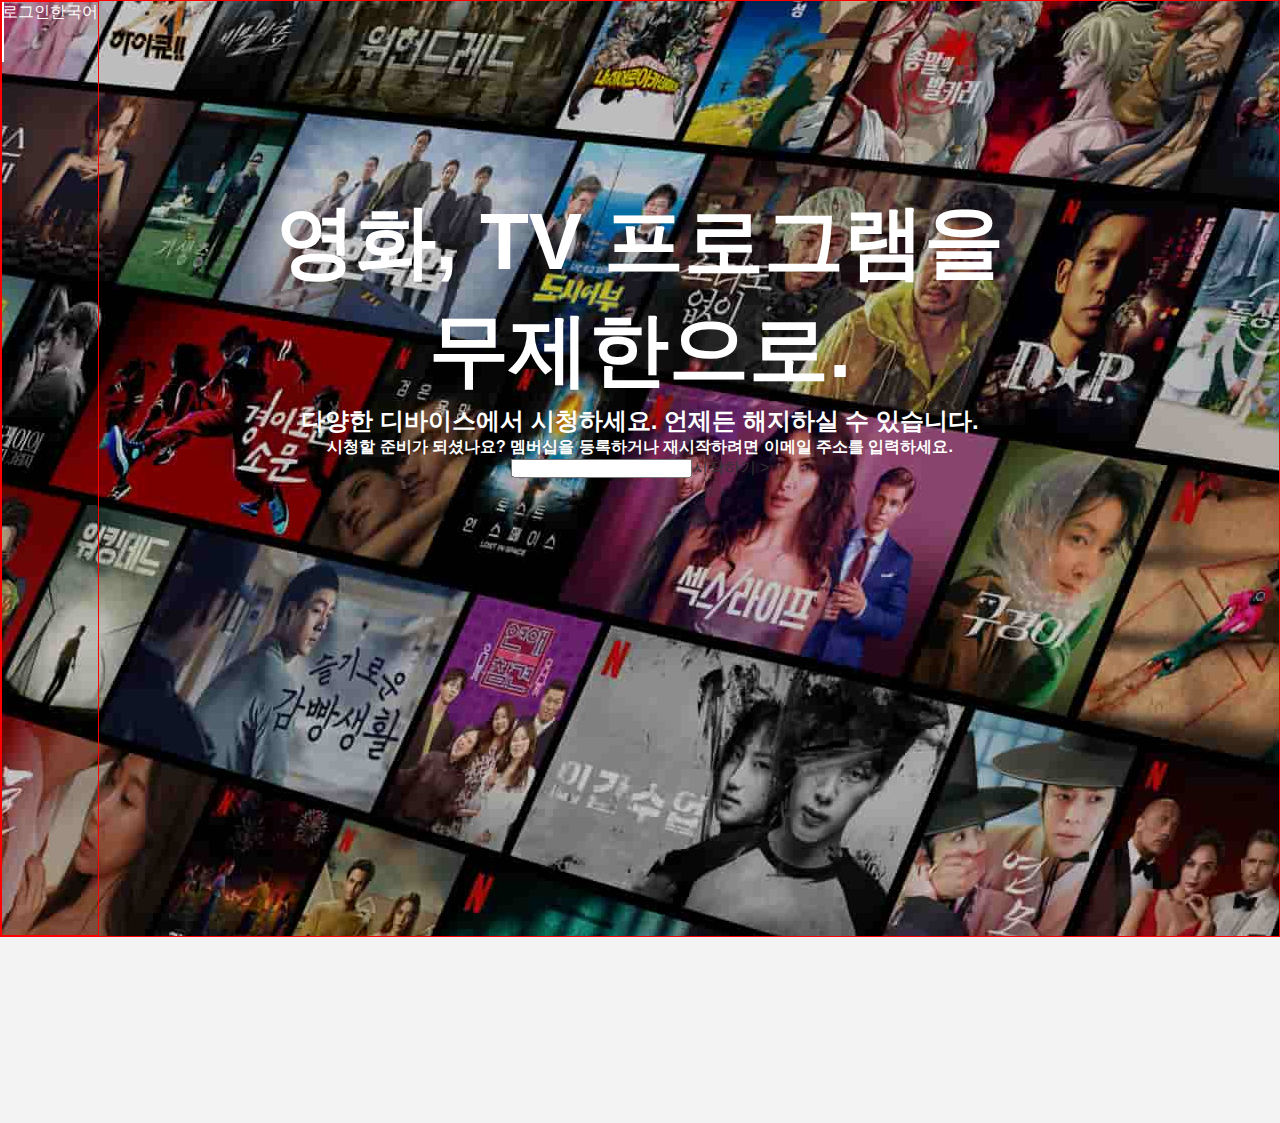
<file: index.html>
<!DOCTYPE html>
<html lang="en">
<head>
    <meta charset="UTF-8">
    <meta http-equiv="X-UA-Compatible" content="IE=edge">
    <meta name="viewport" content="width=device-width, initial-scale=1.0">
    <title>Clone NetFlix</title>
    <link rel="stylesheet" href="/css/style.css">
</head>
<body>
    <header>
        <div class="showcase bdg">
            <div class="showcase-nav bdg">
                <div class="gb_app">
                    <svg viewBox="0 0 111 30" class="netflix-logo" focusable="false"><g><path d="M105.06233,14.2806261 L110.999156,30 C109.249227,29.7497422 107.500234,29.4366857 105.718437,29.1554972 L102.374168,20.4686475 L98.9371075,28.4375293 C97.2499766,28.1563408 95.5928391,28.061674 93.9057081,27.8432843 L99.9372012,14.0931671 L94.4680851,-5.68434189e-14 L99.5313525,-5.68434189e-14 L102.593495,7.87421502 L105.874965,-5.68434189e-14 L110.999156,-5.68434189e-14 L105.06233,14.2806261 Z M90.4686475,-5.68434189e-14 L85.8749649,-5.68434189e-14 L85.8749649,27.2499766 C87.3746368,27.3437061 88.9371075,27.4055675 90.4686475,27.5930265 L90.4686475,-5.68434189e-14 Z M81.9055207,26.93692 C77.7186241,26.6557316 73.5307901,26.4064111 69.250164,26.3117443 L69.250164,-5.68434189e-14 L73.9366389,-5.68434189e-14 L73.9366389,21.8745899 C76.6248008,21.9373887 79.3120255,22.1557784 81.9055207,22.2804387 L81.9055207,26.93692 Z M64.2496954,10.6561065 L64.2496954,15.3435186 L57.8442216,15.3435186 L57.8442216,25.9996251 L53.2186709,25.9996251 L53.2186709,-5.68434189e-14 L66.3436123,-5.68434189e-14 L66.3436123,4.68741213 L57.8442216,4.68741213 L57.8442216,10.6561065 L64.2496954,10.6561065 Z M45.3435186,4.68741213 L45.3435186,26.2498828 C43.7810479,26.2498828 42.1876465,26.2498828 40.6561065,26.3117443 L40.6561065,4.68741213 L35.8121661,4.68741213 L35.8121661,-5.68434189e-14 L50.2183897,-5.68434189e-14 L50.2183897,4.68741213 L45.3435186,4.68741213 Z M30.749836,15.5928391 C28.687787,15.5928391 26.2498828,15.5928391 24.4999531,15.6875059 L24.4999531,22.6562939 C27.2499766,22.4678976 30,22.2495079 32.7809542,22.1557784 L32.7809542,26.6557316 L19.812541,27.6876933 L19.812541,-5.68434189e-14 L32.7809542,-5.68434189e-14 L32.7809542,4.68741213 L24.4999531,4.68741213 L24.4999531,10.9991564 C26.3126816,10.9991564 29.0936358,10.9054269 30.749836,10.9054269 L30.749836,15.5928391 Z M4.78114163,12.9684132 L4.78114163,29.3429562 C3.09401069,29.5313525 1.59340144,29.7497422 0,30 L0,-5.68434189e-14 L4.4690224,-5.68434189e-14 L10.562377,17.0315868 L10.562377,-5.68434189e-14 L15.2497891,-5.68434189e-14 L15.2497891,28.061674 C13.5935889,28.3437998 11.906458,28.4375293 10.1246602,28.6868498 L4.78114163,12.9684132 Z" id="Fill-14"></path></g></svg>
                </div>
                <ul>
                    <li>한국어</li>
                    <li>로그인</li>
                </ul>
            </div>
            <div class="showcase-contents bdg">
                <h1>
                    영화, TV 프로그램을 무제한으로.
                </h1>
                <h2>
                    다양한 디바이스에서 시청하세요. 언제든 해지하실 수 있습니다.
                </h2>
                <h4>시청할 준비가 되셨나요? 멤버십을 등록하거나 재시작하려면 이메일 주소를 입력하세요.
                </h4>
                <input type="email">시작하기 >
            </div>
            <div>
                
            </div>
        </div>
    </header>
</body>
</html>
</file>
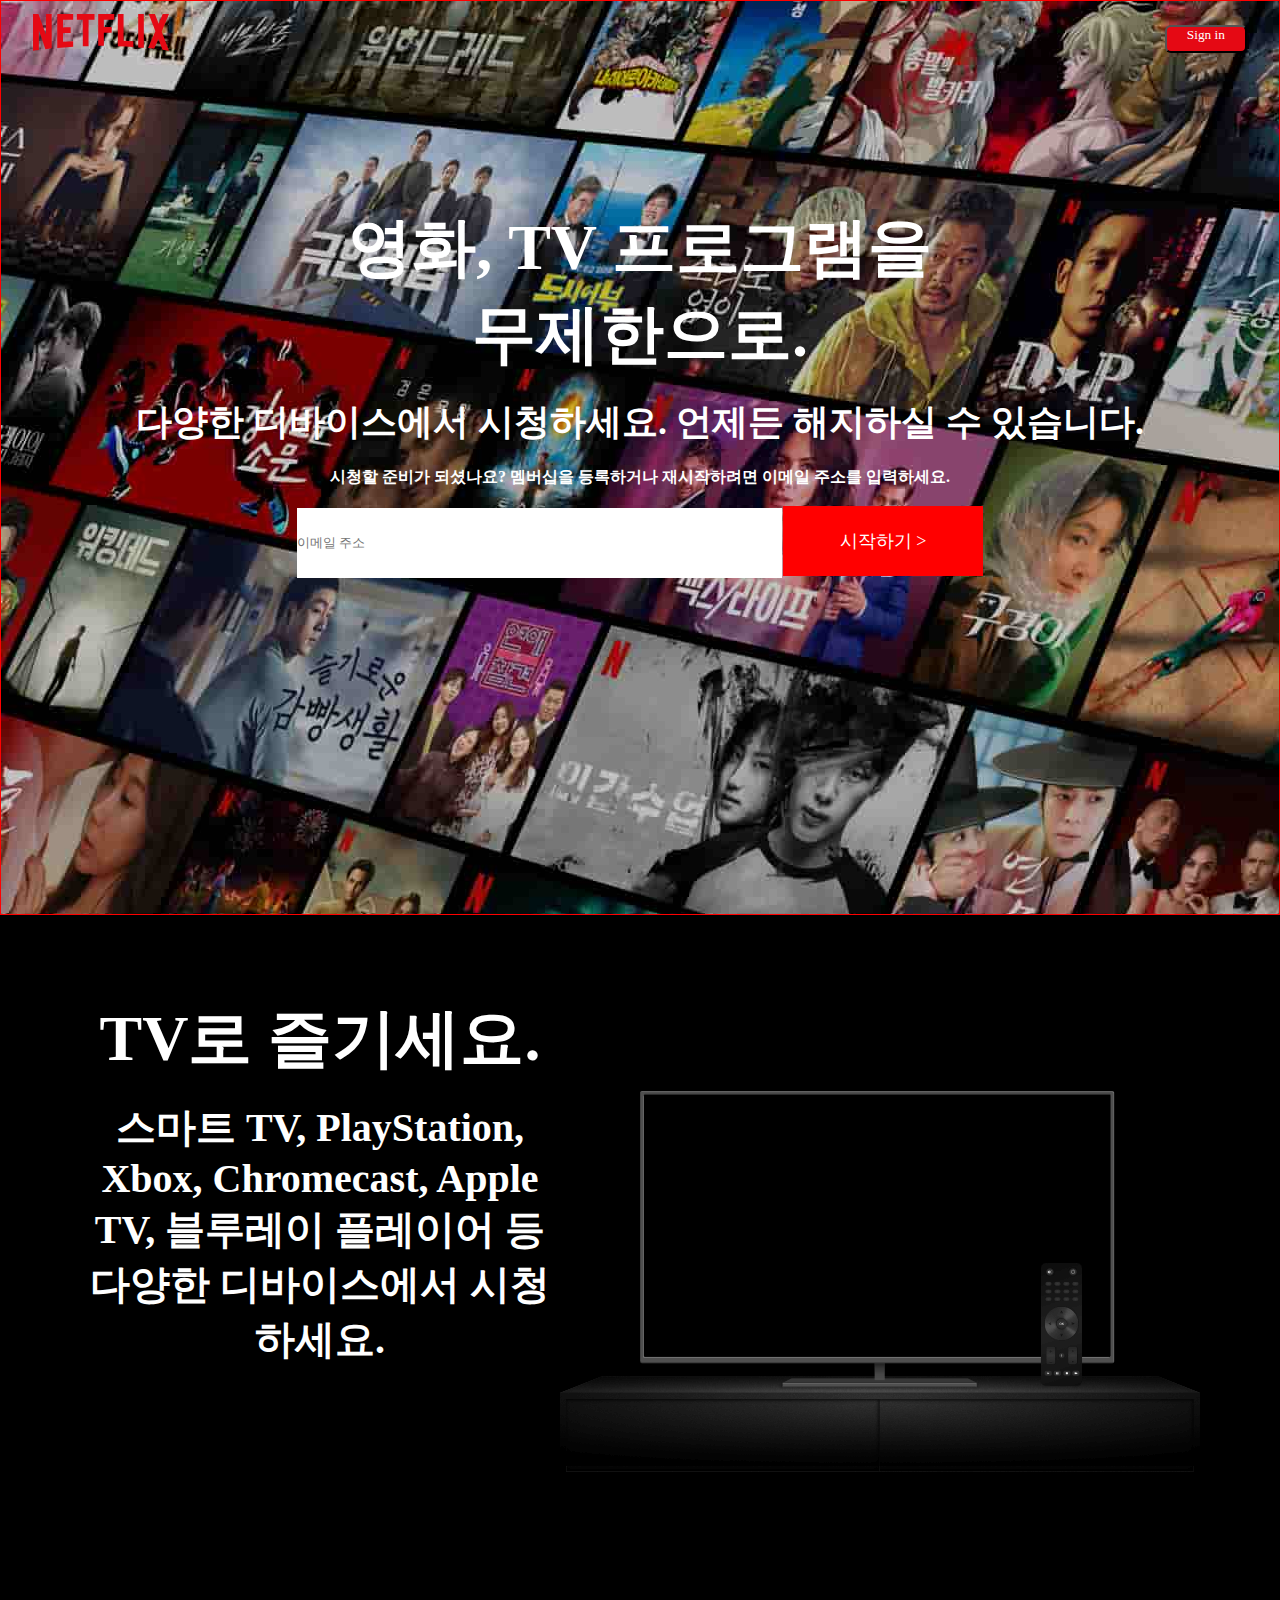
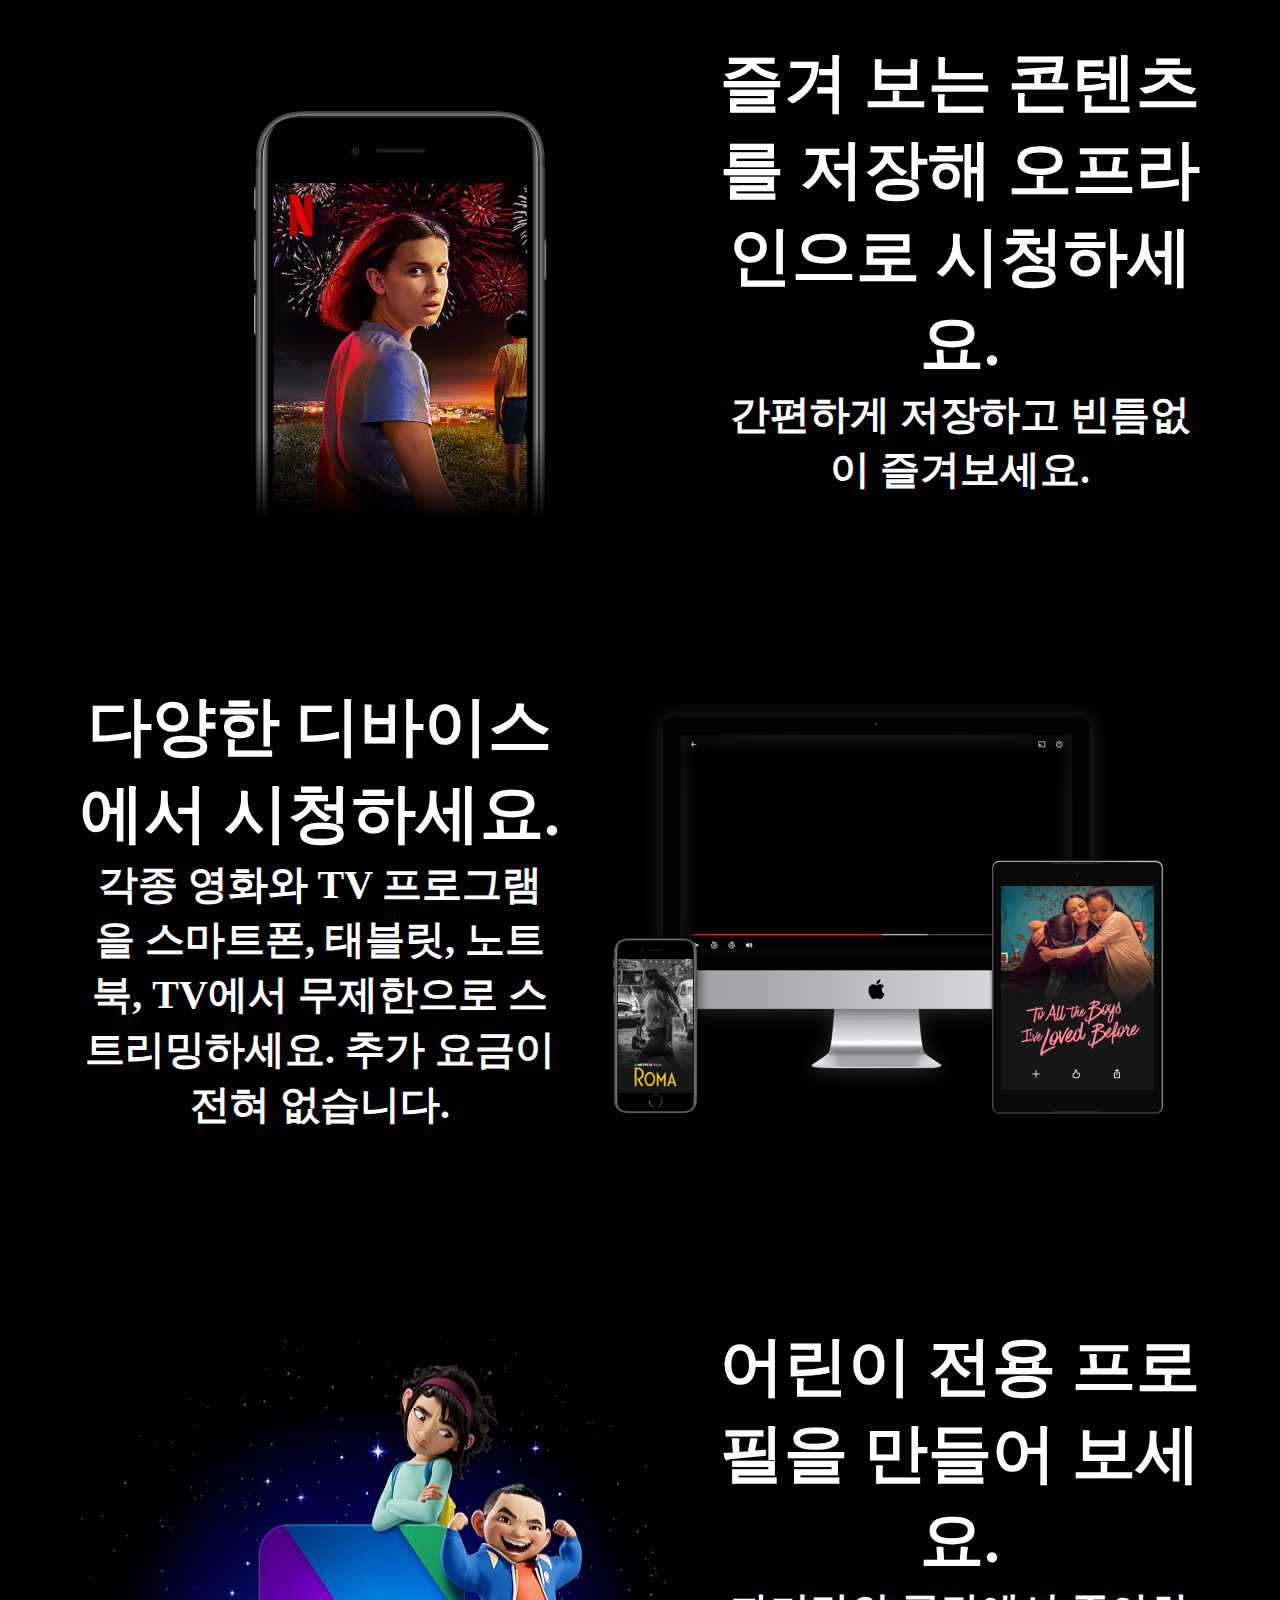
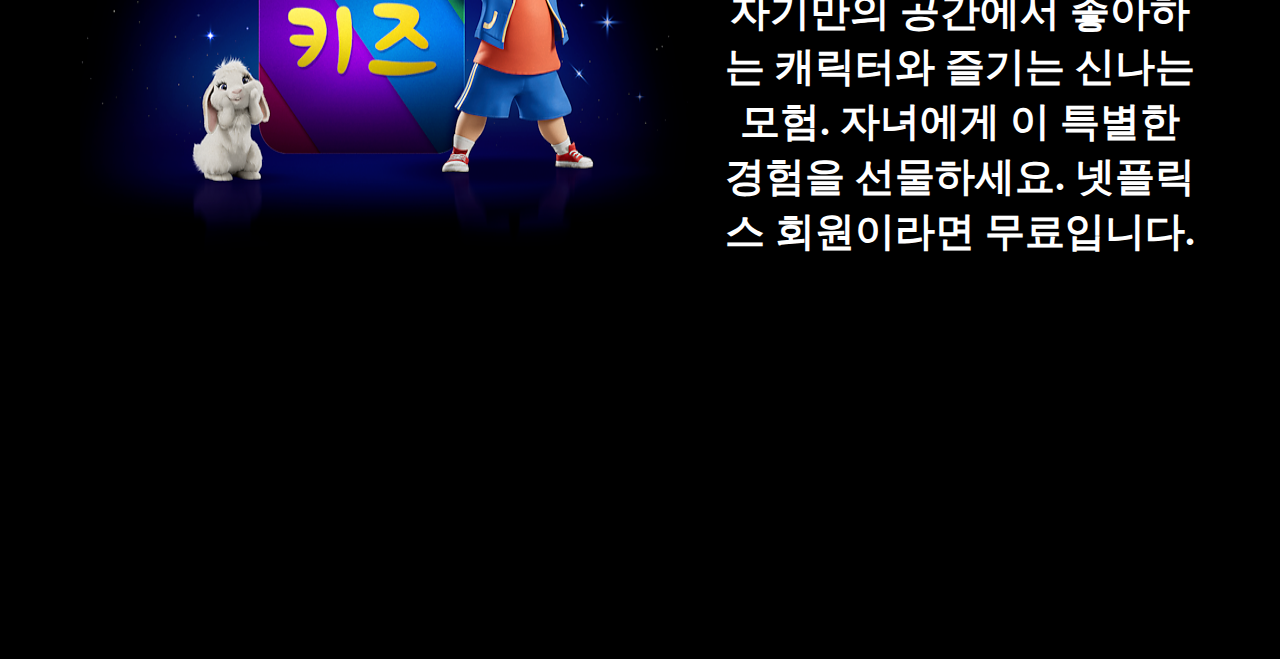
<file: index01.html>
<!DOCTYPE html>
<html lang="en">
<head>
    <meta charset="UTF-8">
    <meta http-equiv="X-UA-Compatible" content="IE=edge">
    <meta name="viewport" content="width=device-width, initial-scale=1.0">
    <title>NetFlix</title>
    <link rel="stylesheet" href="/css/style01.css">
</head>
<body>
    <!-- 최상위 박스 netflix -->
    <div class="netflix bdg">
        <!-- 로고와 sign in 이 있는곳 이곳에 백그라운드 그림이 들어 가겠지-->
        <div class="netflix-top bdg"> 
            <div class="netflix-logo bdg"> <!-- 넷플릭스 로고 -->
                <div class="top-left">
                    <svg style="fill:#e50914" viewbox="0 0 111 30">
                        <path d="M105.06233,14.2806261 L110.999156,30 C109.249227,29.7497422 107.500234,29.4366857 105.718437,29.1554972 L102.374168,20.4686475 L98.9371075,28.4375293 C97.2499766,28.1563408 95.5928391,28.061674 93.9057081,27.8432843 L99.9372012,14.0931671 L94.4680851,-5.68434189e-14 L99.5313525,-5.68434189e-14 L102.593495,7.87421502 L105.874965,-5.68434189e-14 L110.999156,-5.68434189e-14 L105.06233,14.2806261 Z M90.4686475,-5.68434189e-14 L85.8749649,-5.68434189e-14 L85.8749649,27.2499766 C87.3746368,27.3437061 88.9371075,27.4055675 90.4686475,27.5930265 L90.4686475,-5.68434189e-14 Z M81.9055207,26.93692 C77.7186241,26.6557316 73.5307901,26.4064111 69.250164,26.3117443 L69.250164,-5.68434189e-14 L73.9366389,-5.68434189e-14 L73.9366389,21.8745899 C76.6248008,21.9373887 79.3120255,22.1557784 81.9055207,22.2804387 L81.9055207,26.93692 Z M64.2496954,10.6561065 L64.2496954,15.3435186 L57.8442216,15.3435186 L57.8442216,25.9996251 L53.2186709,25.9996251 L53.2186709,-5.68434189e-14 L66.3436123,-5.68434189e-14 L66.3436123,4.68741213 L57.8442216,4.68741213 L57.8442216,10.6561065 L64.2496954,10.6561065 Z M45.3435186,4.68741213 L45.3435186,26.2498828 C43.7810479,26.2498828 42.1876465,26.2498828 40.6561065,26.3117443 L40.6561065,4.68741213 L35.8121661,4.68741213 L35.8121661,-5.68434189e-14 L50.2183897,-5.68434189e-14 L50.2183897,4.68741213 L45.3435186,4.68741213 Z M30.749836,15.5928391 C28.687787,15.5928391 26.2498828,15.5928391 24.4999531,15.6875059 L24.4999531,22.6562939 C27.2499766,22.4678976 30,22.2495079 32.7809542,22.1557784 L32.7809542,26.6557316 L19.812541,27.6876933 L19.812541,-5.68434189e-14 L32.7809542,-5.68434189e-14 L32.7809542,4.68741213 L24.4999531,4.68741213 L24.4999531,10.9991564 C26.3126816,10.9991564 29.0936358,10.9054269 30.749836,10.9054269 L30.749836,15.5928391 Z M4.78114163,12.9684132 L4.78114163,29.3429562 C3.09401069,29.5313525 1.59340144,29.7497422 0,30 L0,-5.68434189e-14 L4.4690224,-5.68434189e-14 L10.562377,17.0315868 L10.562377,-5.68434189e-14 L15.2497891,-5.68434189e-14 L15.2497891,28.061674 C13.5935889,28.3437998 11.906458,28.4375293 10.1246602,28.6868498 L4.78114163,12.9684132 Z"></path>
                        </svg> 
                </div>
                <div class="top-right">
                    <button class="btn-sign-in">Sign in</button>
                </div>
            </div>
            <div class="netflix-intro bdg">
                <!-- <img src="/img/background.jpg" alt="배경화면"> -->
                    <h1>
                        영화, TV 프로그램을<br> 무제한으로.
                    </h1>
                    <h2>
                        다양한 디바이스에서 시청하세요. 언제든 해지하실 수 있습니다.
                    </h2>
                    <h4>
                        시청할 준비가 되셨나요? 멤버십을 등록하거나 재시작하려면 이메일 주소를 입력하세요.<br><br>
                    </h4>
                    <input type="email" placeholder="이메일 주소">
                    <!-- <div class="btn-get-started">시작하기 ></div> -->

                    <button type="button" class="start-button">시작하기 ></button>
            </div>
            <!-- <div class="main-email-container">
                <input class="main-email-container-input" type="email" placeholder="Email Address">
                <div class="btn-get-started">시작하기 ></div>
            </div> -->
        </div>

        <!-- container 01 -->
        <div class="container-01">
            <div class="contents">
                <h1>TV로 즐기세요.</h1><br>
                <h2>스마트 TV, PlayStation, Xbox, Chromecast, Apple TV, 블루레이 플레이어 등 다양한 디바이스에서 시청하세요.
                </h2>    
            </div>
            <div class="img-contens">
                <img src="/img/tv.png" alt="">
            </div>
        </div>

        <!-- container 02 -->
        <div class="container-01">
            <div>
                <img src="/img/mobile-0819.jpg" alt="">
            </div>
            <div class="contents">
                <h1>즐겨 보는 콘텐츠를 저장해 오프라인으로 시청하세요.</h1>
                <h2>간편하게 저장하고 빈틈없이 즐겨보세요.</h2>
            </div>
        </div>

        <!-- container 03 -->
        <div class="container-01">
            <div class="contents">
                <h1>다양한 디바이스에서 시청하세요.</h1>
                <h2>
                    각종 영화와 TV 프로그램을 스마트폰, 태블릿, 노트북, TV에서 무제한으로 스트리밍하세요. 추가 요금이 전혀 없습니다.</h2>
            </div>
            <img src="/img/device-pile.png" alt="">
        </div>

        <!-- container 04 -->
        <div class="container-01">
            <img src="/img/kids.png" alt="">
            <div class="contents">
                <h1>어린이 전용 프로필을 만들어 보세요.</h1>
                <h2>
                    자기만의 공간에서 좋아하는 캐릭터와 즐기는 신나는 모험. 자녀에게 이 특별한 경험을 선물하세요. 넷플릭스 회원이라면 무료입니다.</h2>
            </div>
        </div>

        <!-- footer 부분 -->
        <footer>
            <div class="container-01">

            </div>

            <div class="container-01">
    
            </div>    
        </footer>
    </div>
</body>
</html>
</file>
<file: css/style.css>
* {
    margin: 0;
    padding: 0;
    box-sizing: border-box;
    font-family:Arial, Helvetica, sans-serif;
}
body, html {
    font-family: 'Helvetica Neue',Helvetica,Arial,sans-serif;
    background-color: #f3f3f3;
    color: #333;
    font-size: 16px;
    direction: ltr;
}

.bdg {
    border: 1px solid red;
}

.showcase {
    display: flex;
    flex-direction: row;
    width: 100%;
    height: 937px;
    background: url(/img/background.jpg);
    position: relative;
}

h1, h2, h3, h4 {
    color: #ffffff;
}

.showcase li {
    list-style: none;
    float: right;
    color: white;
}

.showcase-top {
    width: 100%;
    height: 60px;
    float: right;
    position: absolute;
} 

.gb_app {
    position: absolute;
    height: 60px;
    float: left;
    border: 1px solid white;
}
.showcase-contents {
    position: absolute;
    width: 800px;
    height: 100%;
    margin: 0 auto;
    left: 50%;
    top: 50%;
    text-align: center;
    transform: translate(-50%, -30%);
    border: 0px solid red;
    /* width: 70%;
    height: 100%;
    text-align: center;
    position: absolute; */
}

.showcase-contents h1 {
    font-size: 80px;
}
.svg-icon-netflix-logo {
    width: 160px;
    height: 60px;
}
</file>
<file: css/style01.css>
* {
    margin: 0;
    padding: 0;
    box-sizing: border-box;
    font-family: 'Times New Roman', Times, serif;
}

.bdg {
    border: 0px solid rebeccapurple;
}

.netflix {
    display: flex;
    flex-direction: column;
    color: #ffffff;
    width: 100%;
    text-align: center;
    justify-content: center;
}

.netflix-top {
    padding-top: 1%;
    width: 100%;
    height: calc(120vh - (11vh + 50px + 1em));
    overflow: hidden;
    position: relative;
    border: 1px solid red;
    justify-content: space-between;
    background-color: rgb(156, 132, 132);
    background-image: url(/img/background.jpg);
}

.netflix-logo {
    width: 100%;
    height: 10vh;
    border: 0px solid black;
}

.top-left {
    width: 136px;
    height: 50px;
    float: left;
    margin-left: 2em;
    line-height: 40px;
}

.top-right {
    float: right;
    margin-right: 2em;
    line-height: 40px;
}

.btn-sign-in {
    padding-right: 8px;
    padding-bottom: 8px;
    padding-left: 20px;
    padding-right: 20px;
    background-color: #e50914;
    border-radius: 6px;
    color: white;
    cursor: pointer;

}
.netflix-intro {
    width: 100%;
    height: 100vh;
    padding: 100px;
    margin: 0 auto;
}

.netflix-intro > h1 {
    font-size: 64px;
    margin-bottom: 20px;
}

.netflix-intro > h2 {
    font-size: 36px;
    margin-bottom: 20px;
}

input[type=email] {
    width: 45%;
    height: 70px;
    border: 0;
}

.start-button {
    border: 0;
    height: 70px;
    width: 200px;
    background-color: red;
    color: #ffffff;
    font-size: 18px;
    margin: 0;
    margin-left: -3px;
}

.container-01 {
    display: flex;
    padding: 80px;
    background-color: black;
    text-align: center;
    vertical-align: middle;
    justify-items: center;
}

.container-01  h1 {
    font-size: 4em;
    justify-content: center;
}

.container-01  h2 {
    font-size: 2.5em;
    justify-content: center;
}

.contents {
    text-align: center;
    vertical-align: middle;
}
</file>
